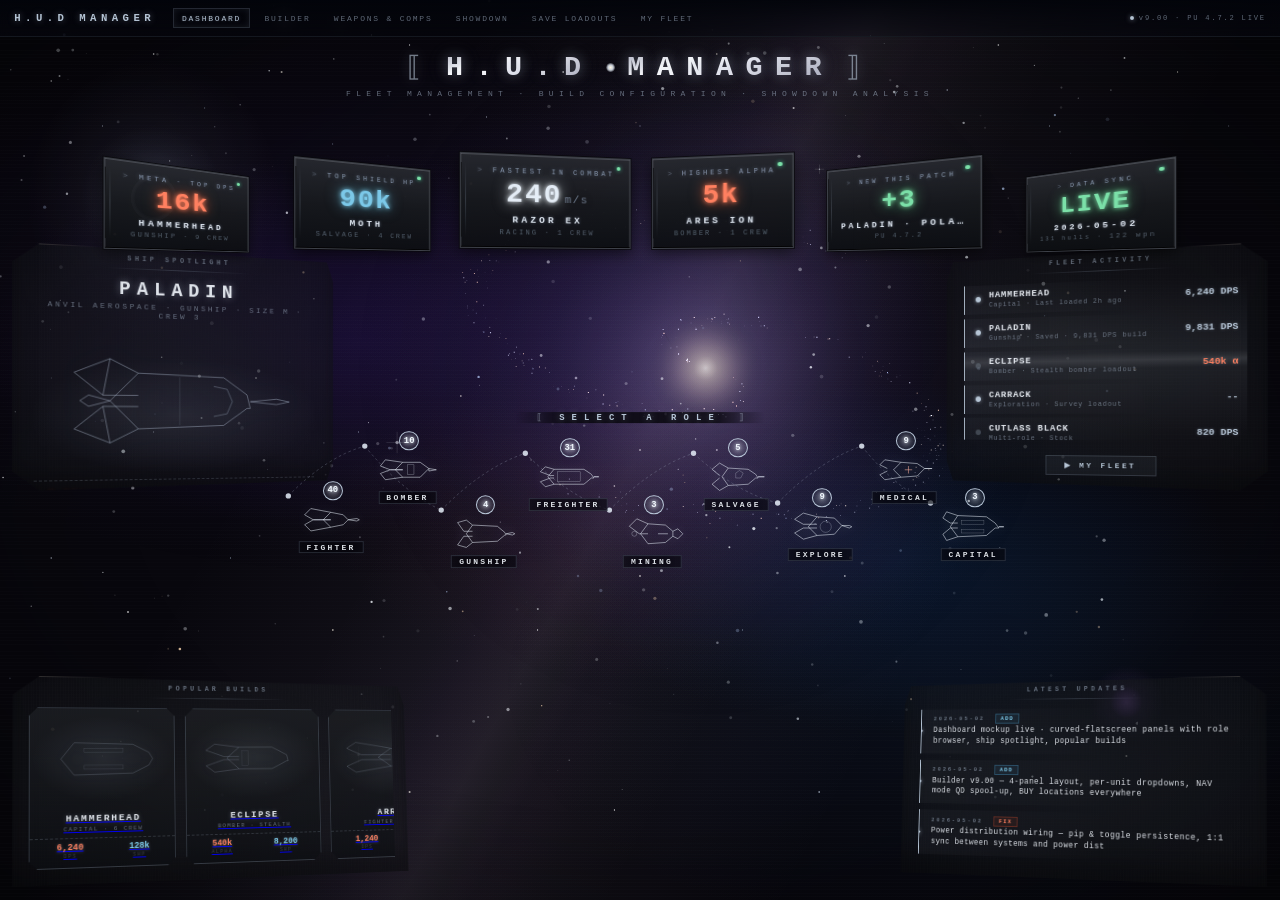
<file: dashboard-mockup.html>
<!DOCTYPE html>
<html lang="en">
<head>
<meta charset="UTF-8">
<meta name="viewport" content="width=device-width,initial-scale=1">
<title>H.U.D MANAGER</title>
<style>
:root{
  --g:rgba(190,205,222,.95);
  --g2:rgba(240,246,252,1);
  --g-d:rgba(170,185,205,.55);
  --g-m:rgba(150,168,190,.22);
  --r:rgba(232,80,48,.92);
  --r-d:rgba(232,80,48,.40);
  --b:rgba(80,180,232,.92);
  --b-d:rgba(80,180,232,.40);
  --w:rgba(232,236,242,.95);
  --w-d:rgba(176,180,196,.55);
  --char:rgba(120,130,145,.42);
  --bg:#08070d;
}
@import url('https://fonts.googleapis.com/css2?family=Share+Tech+Mono&family=Orbitron:wght@500;700;900&display=swap');
*{box-sizing:border-box;margin:0;padding:0;}
body{font-family:'Eurostile','Bahnschrift','Segoe UI Variable',monospace,sans-serif;
  background:var(--bg);color:var(--w);overflow:hidden;height:100vh;
  font-feature-settings:"tnum" 1;}

/* DEEP SPACE BACKGROUND */
body{
  background:
    radial-gradient(circle 70px at 12% 22%,rgba(22,28,38,.38) 0%,rgba(22,28,38,.38) 32%,transparent 33%),
    radial-gradient(circle 70px at 12% 22%,transparent 0%,transparent 30%,rgba(200,212,228,.65) 31%,rgba(200,212,228,.65) 36%,transparent 37%),
    radial-gradient(circle 90px at 12% 22%,rgba(140,155,175,.30) 0%,rgba(90,105,125,.10) 60%,transparent 90%),
    radial-gradient(ellipse 220px 240px at 12% 22%,rgba(200,212,228,.10),transparent 65%),
    radial-gradient(circle 18px at 88% 78%,rgba(140,90,180,.38),rgba(70,38,100,.20) 80%,transparent 100%),
    radial-gradient(ellipse 60px 60px at 88% 78%,rgba(140,90,180,.18),transparent 70%),
    linear-gradient(118deg,
      transparent 0%,transparent 28%,
      rgba(180,160,200,.030) 36%,rgba(220,200,240,.055) 46%,rgba(255,235,210,.038) 54%,rgba(180,160,200,.030) 64%,
      transparent 72%,transparent 100%),
    linear-gradient(118deg,
      transparent 38%,rgba(140,120,180,.045) 46%,rgba(220,200,240,.075) 50%,rgba(140,120,180,.045) 54%,transparent 62%),
    linear-gradient(118deg,
      transparent 44%,rgba(20,8,28,.18) 47%,rgba(20,8,28,.18) 49%,transparent 52%,
      transparent 50%,rgba(20,8,28,.16) 53%,rgba(20,8,28,.16) 55%,transparent 58%),
    radial-gradient(ellipse 50% 35% at 28% 38%,rgba(60,30,140,.22),transparent 60%),
    radial-gradient(ellipse 40% 30% at 70% 62%,rgba(20,80,160,.18),transparent 65%),
    radial-gradient(ellipse 35% 25% at 50% 58%,rgba(140,40,80,.10),transparent 70%),
    var(--bg);}
body::after{content:'';position:fixed;inset:0;z-index:-1;pointer-events:none;
  background-image:
    radial-gradient(2px 2px at 45% 42%,#fff,transparent),
    radial-gradient(1.6px 1.6px at 50% 50%,rgba(255,248,232,.95),transparent),
    radial-gradient(1.8px 1.8px at 55% 56%,#fff,transparent),
    radial-gradient(1.4px 1.4px at 48% 54%,rgba(255,250,240,.94),transparent),
    radial-gradient(2.2px 2.2px at 52% 46%,#fff,transparent),
    radial-gradient(1.6px 1.6px at 56% 50%,rgba(255,250,240,.92),transparent),
    radial-gradient(1.2px 1.2px at 4% 9%,#fff,transparent),
    radial-gradient(1px 1px at 8% 14%,rgba(220,232,250,.85),transparent),
    radial-gradient(1.4px 1.4px at 12% 6%,#fff,transparent),
    radial-gradient(1px 1px at 16% 12%,rgba(190,210,232,.78),transparent),
    radial-gradient(1.6px 1.6px at 22% 8%,rgba(255,248,232,.95),transparent),
    radial-gradient(1px 1px at 26% 16%,rgba(180,200,225,.72),transparent),
    radial-gradient(1.2px 1.2px at 32% 5%,#fff,transparent),
    radial-gradient(1px 1px at 38% 13%,rgba(220,232,250,.82),transparent),
    radial-gradient(1.4px 1.4px at 44% 8%,#fff,transparent),
    radial-gradient(1px 1px at 50% 14%,rgba(200,218,240,.78),transparent),
    radial-gradient(1.2px 1.2px at 56% 6%,rgba(255,250,235,.92),transparent),
    radial-gradient(1.6px 1.6px at 62% 12%,#fff,transparent),
    radial-gradient(1px 1px at 68% 4%,rgba(190,210,232,.80),transparent),
    radial-gradient(1.2px 1.2px at 74% 10%,rgba(220,232,250,.88),transparent),
    radial-gradient(1.4px 1.4px at 78% 5%,#fff,transparent),
    radial-gradient(1px 1px at 82% 14%,rgba(200,218,240,.78),transparent),
    radial-gradient(1.2px 1.2px at 92% 8%,rgba(255,250,235,.94),transparent),
    radial-gradient(1px 1px at 96% 14%,rgba(180,200,225,.72),transparent),
    radial-gradient(1px 1px at 4% 42%,rgba(180,200,225,.74),transparent),
    radial-gradient(1.2px 1.2px at 12% 48%,rgba(220,232,250,.86),transparent),
    radial-gradient(1.6px 1.6px at 20% 42%,#fff,transparent),
    radial-gradient(1px 1px at 28% 48%,rgba(200,218,240,.78),transparent),
    radial-gradient(1.4px 1.4px at 36% 44%,rgba(255,248,232,.94),transparent),
    radial-gradient(1.2px 1.2px at 4% 62%,rgba(220,232,250,.86),transparent),
    radial-gradient(1.6px 1.6px at 10% 68%,#fff,transparent),
    radial-gradient(1px 1px at 18% 62%,rgba(190,210,232,.78),transparent),
    radial-gradient(1.4px 1.4px at 26% 70%,rgba(255,248,232,.92),transparent),
    radial-gradient(1.2px 1.2px at 42% 70%,#fff,transparent),
    radial-gradient(1.6px 1.6px at 50% 64%,rgba(255,250,240,.95),transparent),
    radial-gradient(1px 1px at 58% 70%,rgba(200,218,240,.78),transparent),
    radial-gradient(1.4px 1.4px at 66% 64%,#fff,transparent),
    radial-gradient(1px 1px at 8% 84%,rgba(220,232,250,.84),transparent),
    radial-gradient(1.4px 1.4px at 16% 90%,#fff,transparent),
    radial-gradient(1px 1px at 24% 82%,rgba(190,210,232,.78),transparent),
    radial-gradient(1.6px 1.6px at 32% 88%,rgba(255,250,240,.94),transparent),
    radial-gradient(1.2px 1.2px at 48% 90%,#fff,transparent),
    radial-gradient(1.4px 1.4px at 64% 88%,rgba(220,232,250,.92),transparent),
    radial-gradient(1.6px 1.6px at 88% 84%,rgba(255,250,240,.94),transparent);}

/* NAV */
#nav{position:fixed;top:0;left:0;right:0;z-index:100;height:42px;
  background:linear-gradient(180deg,rgba(2,4,10,.92),rgba(2,4,10,.40));
  backdrop-filter:blur(8px);
  border-bottom:1px solid rgba(180,195,215,.10);
  display:flex;align-items:center;padding:0 16px;gap:6px;}
#logo{font-size:12px;font-weight:700;letter-spacing:5px;color:var(--g);
  text-shadow:0 0 8px rgba(180,195,215,.40);margin-right:14px;white-space:nowrap;}
.nb{font-size:9px;letter-spacing:2px;padding:5px 9px;border:1px solid transparent;
  background:none;color:var(--g-d);cursor:pointer;white-space:nowrap;
  text-decoration:none;display:inline-block;}
.nb.on{color:var(--g);border-color:var(--g-m);
  box-shadow:inset 0 0 8px rgba(180,195,215,.10);
  text-shadow:0 0 4px rgba(180,195,215,.30);}
.nb:hover:not(.on){color:var(--g);border-color:rgba(180,195,215,.10);}
#live-pill{margin-left:auto;display:flex;align-items:center;gap:5px;font-size:8px;
  color:var(--g-d);letter-spacing:2px;white-space:nowrap;}
#ldot{width:5px;height:5px;border-radius:50%;background:var(--g);
  box-shadow:0 0 6px rgba(180,195,215,.65);}

/* SCENE */
#scene{position:fixed;top:42px;left:0;right:0;bottom:0;z-index:5;
  perspective:2400px;perspective-origin:50% 55%;}
#scene::before{content:'';position:absolute;inset:0;pointer-events:none;z-index:1;
  background:
    radial-gradient(ellipse 70% 50% at 30% 30%,rgba(60,30,120,.14),transparent 65%),
    radial-gradient(ellipse 60% 50% at 75% 75%,rgba(20,80,140,.10),transparent 60%),
    radial-gradient(ellipse 80% 80% at 50% 50%,transparent 50%,rgba(0,0,0,.55) 100%);}
#scene::after{content:'';position:absolute;inset:0;pointer-events:none;z-index:2;
  background:repeating-linear-gradient(0deg,transparent 0,transparent 3px,rgba(180,195,215,.012) 3px,rgba(180,195,215,.012) 4px);}

/* TITLE */
#title{position:absolute;top:14px;left:50%;transform:translateX(-50%);z-index:20;
  text-align:center;}
#title-name{font-size:32px;letter-spacing:14px;font-weight:700;color:var(--w);
  text-shadow:0 0 14px rgba(180,195,215,.42),0 0 28px rgba(180,195,215,.18);}
#title-sub{font-size:9px;letter-spacing:6px;color:var(--g-d);margin-top:5px;}
.brk{color:var(--g);opacity:.62;font-weight:300;}

/* TOP STATS — meta highlights, bowed inward like a curved display */
#stats{position:absolute;top:120px;left:50%;transform:translateX(-50%);z-index:18;
  display:flex;align-items:stretch;gap:14px;
  perspective:1800px;transform-style:preserve-3d;
  padding:10px 0;}
.stat{display:flex;flex-direction:column;align-items:center;position:relative;
  padding:14px 18px 12px;min-width:160px;cursor:pointer;text-decoration:none;
  background:linear-gradient(180deg,rgba(38,40,46,.95) 0%,rgba(22,24,28,.95) 50%,rgba(12,14,18,.95) 100%);
  border:1px solid rgba(72,76,84,.70);
  box-shadow:
    0 0 0 1px rgba(8,8,10,.80),
    inset 0 1px 0 rgba(140,144,152,.32),
    inset 0 -1px 0 rgba(0,0,0,.85),
    inset 1px 0 0 rgba(96,100,108,.28),
    inset -1px 0 0 rgba(96,100,108,.28),
    0 6px 16px rgba(0,0,0,.55);
  transform-origin:center center;
  transition:transform .25s,box-shadow .25s,filter .25s;}
/* INNER SCREEN — scanlines + CRT vignette */
.stat::before{content:'';position:absolute;inset:6px;pointer-events:none;z-index:0;
  background:
    repeating-linear-gradient(0deg,transparent 0,transparent 2px,rgba(255,255,255,.020) 2px,rgba(255,255,255,.020) 3px),
    radial-gradient(ellipse 100% 80% at 50% 30%,rgba(60,64,76,.42) 0%,rgba(8,8,10,.85) 100%);
  box-shadow:inset 0 0 28px rgba(0,0,0,.65),inset 0 0 4px rgba(180,200,230,.08);}
/* CORNER MOUNTING BRACKETS */
.stat::after{content:'';position:absolute;inset:5px;pointer-events:none;z-index:1;
  background:
    linear-gradient(to right,rgba(180,200,230,.55) 0,rgba(180,200,230,.55) 9px,transparent 9px) top left/9px 1px no-repeat,
    linear-gradient(to bottom,rgba(180,200,230,.55) 0,rgba(180,200,230,.55) 9px,transparent 9px) top left/1px 9px no-repeat,
    linear-gradient(to left,rgba(180,200,230,.55) 0,rgba(180,200,230,.55) 9px,transparent 9px) top right/9px 1px no-repeat,
    linear-gradient(to bottom,rgba(180,200,230,.55) 0,rgba(180,200,230,.55) 9px,transparent 9px) top right/1px 9px no-repeat,
    linear-gradient(to right,rgba(180,200,230,.55) 0,rgba(180,200,230,.55) 9px,transparent 9px) bottom left/9px 1px no-repeat,
    linear-gradient(to top,rgba(180,200,230,.55) 0,rgba(180,200,230,.55) 9px,transparent 9px) bottom left/1px 9px no-repeat,
    linear-gradient(to left,rgba(180,200,230,.55) 0,rgba(180,200,230,.55) 9px,transparent 9px) bottom right/9px 1px no-repeat,
    linear-gradient(to top,rgba(180,200,230,.55) 0,rgba(180,200,230,.55) 9px,transparent 9px) bottom right/1px 9px no-repeat;}
.stat > *{position:relative;z-index:2;}
.stat:nth-child(1){transform:perspective(1100px) rotateY(45deg) translateZ(-110px);}
.stat:nth-child(2){transform:perspective(1100px) rotateY(28deg) translateZ(-60px);}
.stat:nth-child(3){transform:perspective(1100px) rotateY(10deg) translateZ(-12px);}
.stat:nth-child(4){transform:perspective(1100px) rotateY(-10deg) translateZ(-12px);}
.stat:nth-child(5){transform:perspective(1100px) rotateY(-28deg) translateZ(-60px);}
.stat:nth-child(6){transform:perspective(1100px) rotateY(-45deg) translateZ(-110px);}
.stat:nth-child(1):hover{transform:perspective(1100px) rotateY(45deg) translateZ(-90px) translateY(-3px);}
.stat:nth-child(2):hover{transform:perspective(1100px) rotateY(28deg) translateZ(-40px) translateY(-3px);}
.stat:nth-child(3):hover{transform:perspective(1100px) rotateY(10deg) translateZ(8px) translateY(-3px);}
.stat:nth-child(4):hover{transform:perspective(1100px) rotateY(-10deg) translateZ(8px) translateY(-3px);}
.stat:nth-child(5):hover{transform:perspective(1100px) rotateY(-28deg) translateZ(-40px) translateY(-3px);}
.stat:nth-child(6):hover{transform:perspective(1100px) rotateY(-45deg) translateZ(-90px) translateY(-3px);}
.stat::before,.stat::after{content:'';position:absolute;top:10%;bottom:10%;width:1px;
  background:linear-gradient(to bottom,transparent,var(--g-m),transparent);}
.stat::before{left:0;} .stat::after{right:0;}
.stat:hover{transform:translateY(-3px);
  background:linear-gradient(180deg,rgba(40,42,48,.55),rgba(20,22,26,.30));}
.stat-tag{font-family:'Share Tech Mono','Consolas',monospace;
  font-size:8px;letter-spacing:3.5px;color:rgba(180,200,230,.70);font-weight:400;margin-bottom:6px;
  white-space:nowrap;text-transform:uppercase;
  text-shadow:0 0 6px rgba(180,200,230,.40);}
.stat-tag::before{content:'> ';opacity:.55;}
.stat-v{font-family:'Share Tech Mono','Orbitron','Consolas',monospace;
  font-size:32px;font-weight:700;line-height:1;letter-spacing:2px;color:rgba(232,240,250,.95);
  text-shadow:0 0 6px currentColor,0 0 16px currentColor;
  filter:drop-shadow(0 0 4px rgba(0,0,0,.85));}
.stat-v.r{color:#ff8060;}
.stat-v.b{color:#7bc8e8;}
.stat-v.g{color:#7be0a8;}
.stat-u{font-family:'Share Tech Mono',monospace;font-size:13px;font-weight:400;
  color:rgba(180,200,230,.55);margin-left:3px;letter-spacing:1.5px;
  text-shadow:none;}
.stat-name{font-family:'Share Tech Mono','Consolas',monospace;
  font-size:11px;letter-spacing:3.5px;font-weight:700;color:rgba(232,240,250,.92);margin-top:7px;
  white-space:nowrap;overflow:hidden;text-overflow:ellipsis;max-width:148px;
  text-shadow:0 0 4px rgba(180,200,230,.40);}
.stat-l{font-family:'Share Tech Mono',monospace;
  font-size:8px;letter-spacing:2.5px;color:rgba(140,160,180,.55);margin-top:3px;
  white-space:nowrap;overflow:hidden;text-overflow:ellipsis;max-width:148px;}
/* status LED indicator on each card */
.stat .led{position:absolute;top:9px;right:11px;width:5px;height:5px;border-radius:50%;
  background:#7be0a8;box-shadow:0 0 5px rgba(80,224,168,.85);
  animation:led-blink 1.6s ease-in-out infinite;z-index:3;}
@keyframes led-blink{0%,55%,100%{opacity:1;}65%{opacity:.25;}}

/* PANEL — generic curved-flatscreen card */
.panel{position:absolute;
  background:radial-gradient(ellipse 100% 100% at center,rgba(28,30,34,.62) 0%,rgba(18,20,24,.45) 65%,rgba(10,12,14,.20) 100%),
    repeating-linear-gradient(90deg,transparent 0,transparent 2px,rgba(255,255,255,.010) 2px,rgba(255,255,255,.010) 3px);
  box-shadow:inset 0 1px 0 rgba(220,210,190,.16),inset 0 -22px 28px rgba(0,0,0,.30);
  overflow:hidden;}
.panel-hdr{position:absolute;top:8px;left:50%;transform:translateX(-50%);
  font-size:8px;letter-spacing:4px;color:var(--g-d);font-weight:700;
  white-space:nowrap;z-index:2;}
.panel-hdr::after{content:'';position:absolute;left:-22px;right:-22px;bottom:-8px;height:1px;
  background:linear-gradient(to right,transparent,var(--g-m),transparent);}

/* TOP-LEFT: SPOTLIGHT */
#spotlight{top:230px;left:14px;width:380px;height:280px;z-index:14;
  transform:perspective(1600px) rotateY(14deg);transform-origin:left center;
  clip-path:polygon(0 22px,30px 0,calc(100% - 8px) 6px,100% 30px,100% calc(100% - 30px),calc(100% - 8px) calc(100% - 6px),30px 100%,0 calc(100% - 22px));}
#spotlight-inner{position:absolute;inset:36px 24px 18px;display:flex;flex-direction:column;align-items:center;}
.sl-ship-name{font-size:22px;letter-spacing:7px;font-weight:700;color:var(--w);
  text-shadow:0 0 10px rgba(180,195,215,.45);margin-bottom:2px;text-align:center;}
.sl-meta{font-size:9px;letter-spacing:3px;color:var(--g-d);margin-bottom:14px;text-align:center;}
.sl-img{flex:1;width:100%;background:radial-gradient(ellipse 70% 55% at 50% 60%,rgba(180,195,215,.10),transparent 75%);
  display:flex;align-items:center;justify-content:center;}
.sl-img svg{width:88%;max-height:170px;
  filter:drop-shadow(0 0 12px rgba(180,195,215,.35)) drop-shadow(0 0 28px rgba(180,195,215,.15));}
.sl-stats{display:flex;justify-content:space-around;width:100%;margin-top:10px;
  padding-top:10px;border-top:1px dashed rgba(170,185,205,.20);}
.sl-stat{display:flex;flex-direction:column;align-items:center;gap:2px;}
.sl-stat-v{font-size:14px;font-weight:700;color:var(--g);
  text-shadow:0 0 5px rgba(180,195,215,.32);}
.sl-stat-v.r{color:#ff8060;text-shadow:0 0 5px rgba(232,80,48,.32);}
.sl-stat-v.b{color:#7bc8e8;text-shadow:0 0 5px rgba(80,180,232,.32);}
.sl-stat-l{font-size:7px;letter-spacing:2px;color:var(--char);}
.sl-go{margin-top:14px;font-family:inherit;font-size:9px;letter-spacing:3px;font-weight:700;
  color:var(--g);background:rgba(180,195,215,.06);
  border:1px solid var(--g-m);padding:7px 22px;cursor:pointer;
  transition:background .15s,border-color .15s,box-shadow .15s,color .15s;}
.sl-go:hover{background:rgba(180,195,215,.16);border-color:var(--g);color:var(--g2);
  box-shadow:0 0 12px rgba(180,195,215,.30);}

/* TOP-RIGHT: FLEET ACTIVITY */
#fleet{top:230px;right:14px;width:380px;height:280px;z-index:14;
  transform:perspective(1600px) rotateY(-14deg);transform-origin:right center;
  clip-path:polygon(8px 6px,calc(100% - 30px) 0,100% 22px,100% calc(100% - 22px),calc(100% - 30px) 100%,8px calc(100% - 6px),0 calc(100% - 30px),0 30px);}
#fleet-inner{position:absolute;inset:36px 22px 56px;overflow-y:auto;display:flex;flex-direction:column;gap:5px;}
#fleet-inner::-webkit-scrollbar{width:0;}
.fl-row{display:flex;align-items:center;gap:10px;padding:6px 10px 7px 14px;position:relative;
  background:linear-gradient(90deg,rgba(180,195,215,.04),transparent 70%);
  border-left:2px solid var(--g);
  cursor:pointer;transition:background .15s,border-color .15s;}
.fl-row:hover{background:linear-gradient(90deg,rgba(180,195,215,.10),transparent 70%);}
.fl-dot{width:7px;height:7px;border-radius:50%;background:var(--g);
  box-shadow:0 0 5px rgba(180,195,215,.65);flex-shrink:0;}
.fl-dot.off{background:var(--char);box-shadow:none;}
.fl-info{flex:1;min-width:0;}
.fl-nm{font-size:11px;font-weight:700;letter-spacing:1px;color:var(--w);
  text-shadow:0 0 4px rgba(180,195,215,.20);}
.fl-meta{font-size:8px;letter-spacing:1px;color:var(--g-d);margin-top:1px;
  white-space:nowrap;overflow:hidden;text-overflow:ellipsis;}
.fl-dps{font-size:11px;font-weight:700;color:var(--g);
  text-shadow:0 0 4px rgba(180,195,215,.30);}
.fl-dps.r{color:#ff8060;}
.fl-go{position:absolute;left:50%;bottom:14px;transform:translateX(-50%);
  font-family:inherit;font-size:9px;letter-spacing:3px;font-weight:700;
  color:var(--g);background:rgba(180,195,215,.06);
  border:1px solid var(--g-m);padding:6px 22px;cursor:pointer;
  text-decoration:none;
  transition:background .15s,border-color .15s,box-shadow .15s,color .15s;}
.fl-go:hover{background:rgba(180,195,215,.16);border-color:var(--g);color:var(--g2);
  box-shadow:0 0 12px rgba(180,195,215,.30);}

/* CENTER: ROLE CONSTELLATION (organic curve of ship-silhouette nodes) */
#role-const{position:absolute;top:54%;left:50%;transform:translate(-50%,-50%);
  width:860px;height:200px;z-index:15;pointer-events:none;}
#rc-lines{position:absolute;inset:0;width:100%;height:100%;pointer-events:none;z-index:0;}
.rc-hdr{position:absolute;top:-2px;left:50%;transform:translateX(-50%);
  font-size:10px;letter-spacing:8px;font-weight:700;color:var(--g);
  text-shadow:0 0 8px rgba(180,195,215,.55);white-space:nowrap;z-index:5;
  padding:0 18px;background:linear-gradient(90deg,transparent,rgba(8,7,13,.85) 20%,rgba(8,7,13,.85) 80%,transparent);}
.rc-hdr .brk{color:var(--g);opacity:.62;font-weight:300;letter-spacing:0;margin:0 6px;}
.rnode{position:absolute;width:96px;height:70px;
  display:flex;flex-direction:column;align-items:center;justify-content:center;gap:3px;
  text-decoration:none;cursor:pointer;pointer-events:auto;z-index:3;
  transition:transform .25s ease;}
.rnode svg{width:72px;height:42px;
  filter:drop-shadow(0 0 6px rgba(180,195,215,.45));
  transition:filter .25s,transform .25s;}
.rnode .rn-nm{font-size:9px;letter-spacing:2.5px;font-weight:700;color:var(--w);
  text-shadow:0 0 5px rgba(0,0,0,.85);
  padding:1px 8px;border:1px solid var(--g-m);
  background:rgba(8,7,13,.62);
  transition:border-color .25s,color .25s,box-shadow .25s;}
.rnode:hover{transform:scale(1.18);}
.rnode:hover svg{filter:drop-shadow(0 0 14px rgba(230,238,248,.85)) drop-shadow(0 0 28px rgba(180,195,215,.40));}
.rnode:hover .rn-nm{color:var(--g2);border-color:var(--g);
  box-shadow:0 0 12px rgba(180,195,215,.30) inset;}
.rn-cnt-pulse{position:absolute;width:22px;height:22px;
  display:flex;align-items:center;justify-content:center;
  font-size:10px;font-weight:700;color:var(--g2);
  background:radial-gradient(circle,rgba(230,238,248,.32),rgba(180,195,215,.10) 70%,transparent);
  border:1px solid var(--g);border-radius:50%;
  text-shadow:0 0 4px rgba(230,238,248,.85);
  transform:translate(-50%,-50%);margin-left:50px;margin-top:-6px;
  pointer-events:none;z-index:4;
  animation:rn-pulse 3.2s ease-in-out infinite;
  animation-delay:calc(var(--n,0) * 0.32s);}
@keyframes rn-pulse{
  0%,100%{box-shadow:0 0 6px rgba(180,195,215,.30);}
  50%{box-shadow:0 0 14px rgba(230,238,248,.65),0 0 22px rgba(180,195,215,.30);}
}

/* BOTTOM-LEFT: POPULAR BUILDS */
#popular{bottom:14px;left:14px;width:480px;height:240px;z-index:14;
  transform:perspective(1600px) rotateY(14deg) rotateX(4deg);transform-origin:left bottom;
  clip-path:polygon(0 22px,30px 0,calc(100% - 8px) 6px,100% 30px,100% 100%,0 100%);}
#popular-inner{position:absolute;inset:36px 18px 18px;display:flex;gap:12px;
  overflow-x:auto;overflow-y:hidden;}
#popular-inner::-webkit-scrollbar{height:0;}
.pop{flex:0 0 168px;height:100%;cursor:pointer;
  background:linear-gradient(180deg,rgba(28,30,34,.78),rgba(12,14,18,.62));
  border:1px solid var(--g-m);
  display:flex;flex-direction:column;
  clip-path:polygon(10px 0,calc(100% - 10px) 0,100% 10px,100% calc(100% - 10px),calc(100% - 10px) 100%,10px 100%,0 calc(100% - 10px),0 10px);
  transition:transform .15s,border-color .15s;
  position:relative;}
.pop:hover{border-color:var(--g);transform:translateY(-3px);}
.pop-img{flex:1;display:flex;align-items:center;justify-content:center;
  background:radial-gradient(ellipse 70% 60% at 50% 50%,rgba(180,195,215,.10),transparent 70%);
  padding:8px;}
.pop-img svg{width:90%;max-height:90px;
  filter:drop-shadow(0 0 6px rgba(180,195,215,.30));}
.pop-name{font-size:11px;font-weight:700;letter-spacing:2px;color:var(--w);
  text-align:center;padding:4px 6px 2px;
  text-shadow:0 0 6px rgba(180,195,215,.30);}
.pop-meta{font-size:7px;letter-spacing:1.5px;color:var(--g-d);text-align:center;padding-bottom:6px;}
.pop-stats{display:flex;justify-content:space-around;padding:5px 4px 9px;
  border-top:1px dashed rgba(170,185,205,.20);}
.pop-stat{display:flex;flex-direction:column;align-items:center;}
.pop-stat-v{font-size:10px;font-weight:700;color:var(--g);text-shadow:0 0 4px rgba(180,195,215,.32);}
.pop-stat-v.r{color:#ff8060;}
.pop-stat-v.b{color:#7bc8e8;}
.pop-stat-l{font-size:6px;letter-spacing:1.5px;color:var(--char);margin-top:1px;}

/* BOTTOM-RIGHT: PATCH NOTES FEED */
#updates{bottom:14px;right:14px;width:440px;height:240px;z-index:14;
  transform:perspective(1600px) rotateY(-14deg) rotateX(4deg);transform-origin:right bottom;
  clip-path:polygon(8px 6px,calc(100% - 30px) 0,100% 22px,100% 100%,0 100%,0 30px);}
#updates-inner{position:absolute;inset:36px 22px 16px;overflow:hidden;
  display:flex;flex-direction:column;gap:8px;}
.upd{position:relative;padding:6px 10px 8px 16px;
  background:linear-gradient(90deg,rgba(180,195,215,.04),transparent 60%);
  border-left:2px solid var(--g);}
.upd::before{content:'';position:absolute;left:-2px;top:50%;width:6px;height:6px;
  background:var(--g);transform:translate(-50%,-50%) rotate(45deg);
  box-shadow:0 0 6px rgba(180,195,215,.55);}
.upd-date{font-size:7px;letter-spacing:2.5px;color:var(--g-d);font-weight:700;
  margin-bottom:2px;}
.upd-tag{display:inline-block;padding:1px 6px;font-size:7px;letter-spacing:1.5px;
  color:var(--g);background:rgba(180,195,215,.08);
  border:1px solid var(--g-m);margin-left:6px;}
.upd-tag.fix{color:#ff8060;border-color:rgba(232,80,48,.30);background:rgba(232,80,48,.08);}
.upd-tag.add{color:#7bc8e8;border-color:rgba(80,180,232,.30);background:rgba(80,180,232,.08);}
.upd-txt{font-size:9.5px;letter-spacing:.5px;color:var(--w);line-height:1.4;}


/* ===== HUD SCREEN POP-FORWARD ON HOVER =====
   The 4 corner panels are tilted inward like cockpit displays.
   On hover they flatten toward the viewer and float forward in 3D. */
#spotlight, #fleet, #popular, #updates{
  transition: transform .35s cubic-bezier(.2,.9,.3,1.15),
              box-shadow .35s ease,
              filter .35s ease,
              z-index 0s linear .35s;
  will-change: transform;}
#spotlight:hover, #fleet:hover, #popular:hover, #updates:hover{
  z-index: 30;
  filter: drop-shadow(0 18px 36px rgba(0,0,0,.65))
          drop-shadow(0 0 24px rgba(180,200,235,.30));
  transition: transform .35s cubic-bezier(.2,.9,.3,1.15),
              box-shadow .35s ease,
              filter .35s ease,
              z-index 0s linear 0s;}
#spotlight:hover{transform: perspective(1600px) rotateY(0deg) translateZ(70px) scale(1.025);}
#fleet:hover{transform: perspective(1600px) rotateY(0deg) translateZ(70px) scale(1.025);}
#popular:hover{transform: perspective(1600px) rotateY(0deg) rotateX(0deg) translateZ(70px) scale(1.025);}
#updates:hover{transform: perspective(1600px) rotateY(0deg) rotateX(0deg) translateZ(70px) scale(1.025);}

/* COMET tail + stars + saturn already in body bg */

/* CARD LOAD-IN ANIMATION */
@keyframes card-in{
  0%{opacity:0;transform:translateY(18px) scale(.96);filter:blur(8px);}
  60%{opacity:.85;filter:blur(0);}
  100%{opacity:1;transform:none;filter:blur(0);}
}

/* ===== AMBIENT MOTION ===== */
/* Stars twinkle */
@keyframes twinkle{0%,100%{opacity:.85;}50%{opacity:.32;}}
body::after{animation:twinkle 6s ease-in-out infinite;}

/* Saturn very slow rotation */
@keyframes sat-spin{from{transform:rotate(0);}to{transform:rotate(360deg);}}
body{background-attachment:fixed;}

/* Cockpit scanline drift */
@keyframes scan-drift{0%{background-position:0 0;}100%{background-position:0 60px;}}
#scene::after{animation:scan-drift 8s linear infinite;}

/* Panel border glow sweep — gold edge slides around the clip-path */
@keyframes panel-sweep{
  0%,100%{box-shadow:inset 0 1px 0 rgba(220,210,190,.16),inset 0 -22px 28px rgba(0,0,0,.30);}
  50%{box-shadow:inset 0 1px 0 rgba(230,238,248,.55),inset 0 -22px 28px rgba(0,0,0,.30),inset 12px 0 28px rgba(180,195,215,.10),inset -12px 0 28px rgba(180,195,215,.10);}
}
.panel{animation:panel-sweep 9s ease-in-out infinite;}
#fleet{animation-delay:-1.5s;}
#popular{animation-delay:-3.5s;}
#updates{animation-delay:-5s;}

/* Title chrome shimmer */
@keyframes title-shimmer{
  0%,100%{text-shadow:0 0 14px rgba(180,195,215,.42),0 0 28px rgba(180,195,215,.18);}
  50%{text-shadow:0 0 22px rgba(230,238,248,.65),0 0 44px rgba(180,195,215,.30);}
}
#title-name{animation:title-shimmer 5s ease-in-out infinite;animation-delay:1.6s;
  display:inline-flex;align-items:center;justify-content:center;gap:14px;white-space:nowrap;}

/* Title FLY-IN — H.U.D from the left, MANAGER from the right, impact in the middle */
@keyframes fly-in-left{
  0%{opacity:0;transform:translateX(-120vw) scale(2.6) skewX(-22deg);filter:blur(14px);}
  55%{opacity:1;transform:translateX(20px) scale(1.15) skewX(-4deg);filter:blur(2px);}
  72%{transform:translateX(-12px) scale(.96) skewX(2deg);filter:blur(0);}
  85%{transform:translateX(6px) scale(1.04);}
  100%{opacity:1;transform:translateX(0) scale(1) skewX(0);filter:blur(0);}
}
@keyframes fly-in-right{
  0%{opacity:0;transform:translateX(120vw) scale(2.6) skewX(22deg);filter:blur(14px);}
  55%{opacity:1;transform:translateX(-20px) scale(1.15) skewX(4deg);filter:blur(2px);}
  72%{transform:translateX(12px) scale(.96) skewX(-2deg);filter:blur(0);}
  85%{transform:translateX(-6px) scale(1.04);}
  100%{opacity:1;transform:translateX(0) scale(1) skewX(0);filter:blur(0);}
}
@keyframes fly-impact{
  0%,55%{opacity:0;transform:scale(0);}
  62%{opacity:1;transform:scale(1.4);box-shadow:0 0 0 0 rgba(230,238,248,.85);}
  78%{opacity:.7;transform:scale(2.6);box-shadow:0 0 80px 30px rgba(230,238,248,.0);}
  100%{opacity:0;transform:scale(3);}
}
@keyframes brk-fade{
  0%,55%{opacity:0;transform:scale(.3);}
  72%{opacity:.62;transform:scale(1.2);}
  100%{opacity:.62;transform:scale(1);}
}
.ti-l{display:inline-block;
  background:linear-gradient(155deg,#b0b0c0,#fff,#e8e8f0,#c4c4d0,#a0a0b4);
  -webkit-background-clip:text;-webkit-text-fill-color:transparent;background-clip:text;
  animation:fly-in-left 1.4s cubic-bezier(.18,1.55,.32,1.04) backwards;}
.ti-r{display:inline-block;
  background:linear-gradient(155deg,#b0b0c0,#fff,#e8e8f0,#c4c4d0,#a0a0b4);
  -webkit-background-clip:text;-webkit-text-fill-color:transparent;background-clip:text;
  animation:fly-in-right 1.4s cubic-bezier(.18,1.55,.32,1.04) backwards;}
.ti-impact{display:inline-block;width:10px;height:10px;border-radius:50%;
  background:radial-gradient(circle,rgba(255,250,232,1),rgba(230,238,248,.85) 40%,rgba(180,195,215,0) 80%);
  animation:fly-impact 1.6s ease-out backwards;animation-delay:0s;
  position:relative;flex-shrink:0;}
.ti-brk-l,.ti-brk-r{color:var(--g);opacity:.62;font-weight:300;
  animation:brk-fade 1.5s ease-out backwards;}

/* Stats — pulsing accent on top values */
@keyframes stat-glow{
  0%,100%{filter:none;}
  50%{filter:brightness(1.18);}
}
.stat-v{animation:stat-glow 4s ease-in-out infinite;}
.stat:nth-child(1) .stat-v{animation-delay:-0.5s;}
.stat:nth-child(2) .stat-v{animation-delay:-1s;}
.stat:nth-child(3) .stat-v{animation-delay:-1.5s;}
.stat:nth-child(4) .stat-v{animation-delay:-2s;}
.stat:nth-child(5) .stat-v{animation-delay:-2.5s;}
.stat:nth-child(6) .stat-v{animation-delay:-3s;}

/* Constellation lines — pulsing dashed travel */
@keyframes line-flow{from{stroke-dashoffset:0;}to{stroke-dashoffset:-24;}}
#rc-lines path{animation:line-flow 1.2s linear infinite;}
@keyframes line-glow{
  0%,100%{filter:drop-shadow(0 0 0 transparent);}
  50%{filter:drop-shadow(0 0 6px rgba(180,195,215,.65));}
}
#rc-lines{animation:line-glow 4s ease-in-out infinite;}

/* Constellation node SVG slow pulse */
@keyframes node-breath{
  0%,100%{filter:drop-shadow(0 0 6px rgba(180,195,215,.45));}
  50%{filter:drop-shadow(0 0 12px rgba(230,238,248,.75));}
}
.rnode svg{animation:node-breath 3s ease-in-out infinite;}
.rnode:nth-child(2) svg{animation-delay:-0.3s;}
.rnode:nth-child(3) svg{animation-delay:-0.6s;}
.rnode:nth-child(4) svg{animation-delay:-0.9s;}
.rnode:nth-child(5) svg{animation-delay:-1.2s;}
.rnode:nth-child(6) svg{animation-delay:-1.5s;}
.rnode:nth-child(7) svg{animation-delay:-1.8s;}
.rnode:nth-child(8) svg{animation-delay:-2.1s;}
.rnode:nth-child(9) svg{animation-delay:-2.4s;}
.rnode:nth-child(10) svg{animation-delay:-2.7s;}

/* Fleet rows — subtle scan highlight that travels down the list */
@keyframes fleet-scan{
  0%{background-position:0 -100%;}
  100%{background-position:0 200%;}
}
#fleet-inner::before{content:'';position:absolute;left:0;right:0;top:0;height:100%;
  background:linear-gradient(180deg,transparent,rgba(180,195,215,.08) 45%,rgba(230,238,248,.16) 50%,rgba(180,195,215,.08) 55%,transparent);
  pointer-events:none;
  animation:fleet-scan 6s linear infinite;}

/* Updates — latest entry has a hot pulse */
@keyframes upd-hot{
  0%,100%{box-shadow:none;border-left-color:var(--g);}
  50%{box-shadow:0 0 14px rgba(230,238,248,.30);border-left-color:var(--g2);}
}
.upd:first-child{animation:upd-hot 2.5s ease-in-out infinite;}

/* Live dot blink */
@keyframes live-blink{
  0%,55%,100%{box-shadow:0 0 6px rgba(180,195,215,.65);opacity:1;}
  60%{opacity:.4;}
}
#ldot{animation:live-blink 2s ease-in-out infinite;}

/* Spotlight ship slow rotation (wireframe drifts) */
@keyframes ship-drift{
  0%,100%{transform:rotateY(0) rotateZ(0);}
  50%{transform:rotateY(8deg) rotateZ(-1deg);}
}
.sl-img svg,.pop-img svg{transform-origin:center;animation:ship-drift 8s ease-in-out infinite;}

/* Spotlight ship name letter-spacing breathe */
@keyframes name-breathe{
  0%,100%{letter-spacing:7px;}
  50%{letter-spacing:9px;}
}
.sl-ship-name{animation:name-breathe 6s ease-in-out infinite;}

/* Number count-up — handled in JS, hint via CSS */
.count-up{display:inline-block;}
@keyframes card-in-keep{
  0%{opacity:0;transform:perspective(1600px) rotateY(14deg) translateY(28px) scale(.96);filter:blur(10px);}
  100%{opacity:1;transform:perspective(1600px) rotateY(14deg) translateY(0) scale(1);filter:blur(0);}
}
@keyframes card-in-keep-r{
  0%{opacity:0;transform:perspective(1600px) rotateY(-14deg) translateY(28px) scale(.96);filter:blur(10px);}
  100%{opacity:1;transform:perspective(1600px) rotateY(-14deg) translateY(0) scale(1);filter:blur(0);}
}
@keyframes card-in-bottom-l{
  0%{opacity:0;transform:perspective(1600px) rotateY(14deg) rotateX(4deg) translateY(28px) scale(.96);filter:blur(10px);}
  100%{opacity:1;transform:perspective(1600px) rotateY(14deg) rotateX(4deg) translateY(0) scale(1);filter:blur(0);}
}
@keyframes card-in-bottom-r{
  0%{opacity:0;transform:perspective(1600px) rotateY(-14deg) rotateX(4deg) translateY(28px) scale(.96);filter:blur(10px);}
  100%{opacity:1;transform:perspective(1600px) rotateY(-14deg) rotateX(4deg) translateY(0) scale(1);filter:blur(0);}
}
#title,#stats,#role-const,.rnode,.pop,.upd,.fl-row,.stat{
  animation:card-in .55s cubic-bezier(.22,1.1,.42,1) backwards;
  animation-delay:var(--delay,0ms);}
#spotlight{animation:card-in-keep .7s cubic-bezier(.22,1.1,.42,1) backwards;animation-delay:140ms;}
#fleet{animation:card-in-keep-r .7s cubic-bezier(.22,1.1,.42,1) backwards;animation-delay:180ms;}
#popular{animation:card-in-bottom-l .7s cubic-bezier(.22,1.1,.42,1) backwards;animation-delay:240ms;}
#updates{animation:card-in-bottom-r .7s cubic-bezier(.22,1.1,.42,1) backwards;animation-delay:280ms;}
</style>
</head>
<body>

<canvas id="starfield" style="position:fixed;inset:0;z-index:0;pointer-events:none;"></canvas>

<div id="nav">
  <div id="logo">H.U.D MANAGER</div>
  <a href="/" class="nb on">DASHBOARD</a>
  <a href="builder.html" class="nb">BUILDER</a>
  <a href="#" class="nb">WEAPONS &amp; COMPS</a>
  <a href="#" class="nb">SHOWDOWN</a>
  <a href="#" class="nb">SAVE LOADOUTS</a>
  <a href="#" class="nb">MY FLEET</a>
  <div id="live-pill"><div id="ldot"></div>v9.00 · PU 4.7.2 LIVE</div>
</div>

<div id="scene">

  <div id="title">
    <div id="title-name">
      <span class="ti-brk-l">⟦</span><span class="ti-l">H.U.D</span><span class="ti-impact"></span><span class="ti-r">MANAGER</span><span class="ti-brk-r">⟧</span>
    </div>
    <div id="title-sub">FLEET MANAGEMENT · BUILD CONFIGURATION · SHOWDOWN ANALYSIS</div>
  </div>

  <div id="stats">
    <a href="builder.html?ship=Hammerhead" class="stat top"><span class="led"></span>
      <div class="stat-tag">META · TOP DPS</div>
      <div class="stat-v r">6,240</div>
      <div class="stat-name">HAMMERHEAD</div>
      <div class="stat-l">CAPITAL · 6 CREW</div>
    </a>
    <a href="builder.html?ship=Polaris" class="stat top"><span class="led"></span>
      <div class="stat-tag">TOP SHIELD HP</div>
      <div class="stat-v b">320k</div>
      <div class="stat-name">POLARIS</div>
      <div class="stat-l">CORVETTE · 4 CREW</div>
    </a>
    <a href="builder.html?ship=Arrow" class="stat top"><span class="led"></span>
      <div class="stat-tag">FASTEST IN COMBAT</div>
      <div class="stat-v">220<span class="stat-u">m/s</span></div>
      <div class="stat-name">ARROW</div>
      <div class="stat-l">LIGHT FIGHTER</div>
    </a>
    <a href="builder.html?ship=Eclipse" class="stat top"><span class="led"></span>
      <div class="stat-tag">HIGHEST ALPHA</div>
      <div class="stat-v r">540k</div>
      <div class="stat-name">ECLIPSE</div>
      <div class="stat-l">BOMBER · STEALTH</div>
    </a>
    <div class="stat top"><span class="led"></span>
      <div class="stat-tag">NEW THIS PATCH</div>
      <div class="stat-v g">+3</div>
      <div class="stat-name">PALADIN · POLARIS · A2</div>
      <div class="stat-l">PU 4.7.2</div>
    </div>
    <div class="stat top"><span class="led"></span>
      <div class="stat-tag">DATA SYNC</div>
      <div class="stat-v g">LIVE</div>
      <div class="stat-name">2026-05-02</div>
      <div class="stat-l">131 hulls · 122 wpn · 15 racks</div>
    </div>
  </div>

  <!-- SPOTLIGHT (top-left) -->
  <div class="panel" id="spotlight">
    <div class="panel-hdr">SHIP SPOTLIGHT</div>
    <div id="spotlight-inner">
      <div class="sl-ship-name">PALADIN</div>
      <div class="sl-meta">ANVIL AEROSPACE · GUNSHIP · SIZE M · CREW 3</div>
      <div class="sl-img">
        <svg viewBox="0 0 360 200" fill="none" stroke="rgba(180,195,215,.62)" stroke-width="1" stroke-linejoin="round">
          <path d="M 80 100 L 120 60 L 245 65 L 280 90 L 285 110 L 280 110 L 245 135 L 120 140 Z"/>
          <path d="M 120 60 L 80 40 L 30 60 L 70 92 L 120 92"/><path d="M 80 40 L 70 92"/>
          <path d="M 120 140 L 80 160 L 30 140 L 70 108 L 120 108"/><path d="M 80 160 L 70 108"/>
          <path d="M 285 100 L 325 96 L 345 100 L 325 104 L 285 100"/>
          <path d="M 80 100 L 50 92 L 38 100 L 50 108 Z"/>
          <path d="M 230 78 L 250 82 L 258 100 L 250 118 L 230 122" stroke-opacity=".75"/>
          <line x1="180" y1="65" x2="180" y2="135" stroke-opacity=".30"/>
        </svg>
      </div>
      <div class="sl-stats">
        <div class="sl-stat"><div class="sl-stat-v r">9,831</div><div class="sl-stat-l">DPS</div></div>
        <div class="sl-stat"><div class="sl-stat-v b">18,000</div><div class="sl-stat-l">SHIELD HP</div></div>
        <div class="sl-stat"><div class="sl-stat-v">32</div><div class="sl-stat-l">PWR</div></div>
        <div class="sl-stat"><div class="sl-stat-v">165</div><div class="sl-stat-l">SCM m/s</div></div>
        <div class="sl-stat"><div class="sl-stat-v">3</div><div class="sl-stat-l">CREW</div></div>
      </div>
      <a href="builder.html?ship=Paladin" class="sl-go">▶ OPEN IN BUILDER</a>
    </div>
  </div>

  <!-- TOP-RIGHT: FLEET ACTIVITY -->
  <div class="panel" id="fleet">
    <div class="panel-hdr">FLEET ACTIVITY</div>
    <div id="fleet-inner">
      <div class="fl-row"><div class="fl-dot"></div><div class="fl-info"><div class="fl-nm">HAMMERHEAD</div><div class="fl-meta">Capital · Last loaded 2h ago</div></div><div class="fl-dps">6,240 DPS</div></div>
      <div class="fl-row"><div class="fl-dot"></div><div class="fl-info"><div class="fl-nm">PALADIN</div><div class="fl-meta">Gunship · Saved · 9,831 DPS build</div></div><div class="fl-dps">9,831 DPS</div></div>
      <div class="fl-row"><div class="fl-dot off"></div><div class="fl-info"><div class="fl-nm">ECLIPSE</div><div class="fl-meta">Bomber · Stealth bomber loadout</div></div><div class="fl-dps r">540k α</div></div>
      <div class="fl-row"><div class="fl-dot"></div><div class="fl-info"><div class="fl-nm">CARRACK</div><div class="fl-meta">Exploration · Survey loadout</div></div><div class="fl-dps">--</div></div>
      <div class="fl-row"><div class="fl-dot off"></div><div class="fl-info"><div class="fl-nm">CUTLASS BLACK</div><div class="fl-meta">Multi-role · Stock</div></div><div class="fl-dps">820 DPS</div></div>
      <div class="fl-row"><div class="fl-dot"></div><div class="fl-info"><div class="fl-nm">ARROW</div><div class="fl-meta">Light Fighter · Meta build</div></div><div class="fl-dps">1,240 DPS</div></div>
    </div>
    <a href="#" class="fl-go">▶ MY FLEET</a>
  </div>

  <!-- CENTER: ROLE CONSTELLATION (organic node layout with ship silhouettes) -->
  <div id="role-const">
    <svg id="rc-lines" viewBox="0 0 860 200" preserveAspectRatio="none"></svg>
    <div class="rc-hdr"><span class="brk">⟦</span> SELECT A ROLE <span class="brk">⟧</span></div>
    <a href="builder.html" class="rnode" style="left:4%;top:46%">
      <svg viewBox="0 0 100 60"><path d="M 38 30 L 50 18 L 70 22 L 78 30 L 70 38 L 50 42 Z M 50 18 L 18 12 L 8 22 L 22 30 L 50 30 M 50 42 L 18 48 L 8 38 L 22 30 L 50 30 M 78 30 L 92 28 L 96 30 L 92 32 Z" fill="none" stroke="rgba(230,238,248,.85)" stroke-width="1"/></svg>
      <div class="rn-nm">FIGHTER</div>
    </a>
    <a href="builder.html" class="rnode" style="left:14%;top:18%">
      <svg viewBox="0 0 100 60"><path d="M 30 30 L 42 18 L 70 18 L 84 28 L 70 42 L 42 42 Z M 42 18 L 14 14 L 6 24 L 22 30 L 42 30 M 42 42 L 14 46 L 6 36 L 22 30 L 42 30 M 84 28 L 96 30 L 84 32 Z" fill="none" stroke="rgba(230,238,248,.85)" stroke-width="1"/><rect x="50" y="22" width="10" height="16" fill="none" stroke="rgba(230,238,248,.55)" stroke-width="0.7"/></svg>
      <div class="rn-nm">BOMBER</div>
    </a>
    <a href="builder.html" class="rnode" style="left:24%;top:54%">
      <svg viewBox="0 0 100 60"><path d="M 22 30 L 32 16 L 72 18 L 84 28 L 86 32 L 84 32 L 72 42 L 32 44 Z M 32 16 L 22 8 L 8 12 L 18 26 L 32 26 M 32 44 L 22 52 L 8 48 L 18 34 L 32 34 M 86 30 L 96 28 L 100 30 L 96 32 Z" fill="none" stroke="rgba(230,238,248,.85)" stroke-width="1"/></svg>
      <div class="rn-nm">GUNSHIP</div>
    </a>
    <a href="builder.html" class="rnode" style="left:35%;top:22%">
      <svg viewBox="0 0 100 60"><path d="M 18 30 L 28 18 L 76 18 L 88 26 L 92 32 L 88 32 L 76 42 L 28 42 Z M 28 18 L 14 14 L 6 22 L 22 28 L 28 28 M 28 42 L 14 46 L 6 38 L 22 32 L 28 32 M 92 30 L 96 30 L 100 30 L 96 30 Z" fill="none" stroke="rgba(230,238,248,.85)" stroke-width="1"/><rect x="34" y="22" width="36" height="16" fill="none" stroke="rgba(230,238,248,.55)" stroke-width="0.7"/></svg>
      <div class="rn-nm">FREIGHTER</div>
    </a>
    <a href="builder.html" class="rnode" style="left:46%;top:54%">
      <svg viewBox="0 0 100 60"><path d="M 32 30 L 44 14 L 72 16 L 84 26 L 84 34 L 72 44 L 44 46 Z M 44 14 L 26 6 L 14 18 L 30 30 L 44 30 M 84 26 L 92 22 L 100 30 L 92 38 L 84 34 M 60 30 L 76 30" fill="none" stroke="rgba(230,238,248,.85)" stroke-width="1"/><circle cx="22" cy="30" r="4" fill="none" stroke="rgba(230,238,248,.65)" stroke-width="0.7"/></svg>
      <div class="rn-nm">MINING</div>
    </a>
    <a href="builder.html" class="rnode" style="left:57%;top:22%">
      <svg viewBox="0 0 100 60"><path d="M 28 30 L 38 16 L 70 18 L 82 26 L 86 32 L 82 32 L 70 42 L 38 44 Z M 38 16 L 24 8 L 12 18 L 24 28 M 38 44 L 24 52 L 12 42 L 24 32 M 86 30 L 96 30 Z" fill="none" stroke="rgba(230,238,248,.85)" stroke-width="1"/><path d="M 50 24 L 56 20 L 62 24 L 58 32 L 50 32 Z" fill="none" stroke="rgba(230,238,248,.55)" stroke-width="0.7"/></svg>
      <div class="rn-nm">SALVAGE</div>
    </a>
    <a href="builder.html" class="rnode" style="left:68%;top:50%">
      <svg viewBox="0 0 100 60"><path d="M 30 30 L 44 14 L 72 16 L 84 28 L 72 42 L 44 44 Z M 44 14 L 22 8 L 8 18 L 22 26 L 44 26 M 44 44 L 22 50 L 8 40 L 22 32 L 44 32 M 84 28 L 96 28 L 100 30 L 96 32 Z" fill="none" stroke="rgba(230,238,248,.85)" stroke-width="1"/><circle cx="58" cy="30" r="9" fill="none" stroke="rgba(230,238,248,.65)" stroke-width="0.6"/></svg>
      <div class="rn-nm">EXPLORE</div>
    </a>
    <a href="builder.html" class="rnode" style="left:79%;top:18%">
      <svg viewBox="0 0 100 60"><path d="M 32 30 L 44 18 L 70 20 L 82 28 L 70 40 L 44 42 Z M 44 18 L 18 14 L 10 22 L 22 28 M 44 42 L 18 46 L 10 38 L 22 32 M 82 28 L 94 28 Z" fill="none" stroke="rgba(230,238,248,.85)" stroke-width="1"/><path d="M 56 24 L 56 36 M 50 30 L 62 30" stroke="rgba(255,180,160,.85)" stroke-width="1"/></svg>
      <div class="rn-nm">MEDICAL</div>
    </a>
    <a href="builder.html" class="rnode" style="left:88%;top:50%">
      <svg viewBox="0 0 100 60"><path d="M 14 30 L 26 12 L 72 14 L 86 24 L 92 32 L 86 32 L 72 44 L 26 46 Z M 26 12 L 8 6 L 2 16 L 14 24 L 26 24 M 26 46 L 8 52 L 2 42 L 14 32 L 26 32 M 92 30 L 100 30 Z" fill="none" stroke="rgba(230,238,248,.85)" stroke-width="1"/><rect x="32" y="20" width="36" height="6" fill="none" stroke="rgba(230,238,248,.45)" stroke-width="0.6"/><rect x="32" y="34" width="36" height="6" fill="none" stroke="rgba(230,238,248,.45)" stroke-width="0.6"/></svg>
      <div class="rn-nm">CAPITAL</div>
    </a>
    <span class="rn-cnt-pulse" style="--n:1;left:4%;top:46%">23</span>
    <span class="rn-cnt-pulse" style="--n:2;left:14%;top:18%">7</span>
    <span class="rn-cnt-pulse" style="--n:3;left:24%;top:54%">9</span>
    <span class="rn-cnt-pulse" style="--n:4;left:35%;top:22%">18</span>
    <span class="rn-cnt-pulse" style="--n:5;left:46%;top:54%">6</span>
    <span class="rn-cnt-pulse" style="--n:6;left:57%;top:22%">4</span>
    <span class="rn-cnt-pulse" style="--n:7;left:68%;top:50%">12</span>
    <span class="rn-cnt-pulse" style="--n:8;left:79%;top:18%">3</span>
    <span class="rn-cnt-pulse" style="--n:9;left:88%;top:50%">8</span>
  </div>

  <!-- POPULAR BUILDS (bottom-left) -->
  <div class="panel" id="popular">
    <div class="panel-hdr">POPULAR BUILDS</div>
    <div id="popular-inner">
      <a href="builder.html?ship=Hammerhead" class="pop">
        <div class="pop-img"><svg viewBox="0 0 360 200" fill="none" stroke="rgba(180,195,215,.62)" stroke-width="1"><path d="M 50 100 L 90 50 L 270 55 L 320 80 L 332 100 L 320 120 L 270 145 L 90 150 Z"/><rect x="120" y="68" width="120" height="12" stroke-opacity=".50"/><rect x="120" y="120" width="120" height="12" stroke-opacity=".50"/></svg></div>
        <div class="pop-name">HAMMERHEAD</div>
        <div class="pop-meta">CAPITAL · 6 CREW</div>
        <div class="pop-stats">
          <div class="pop-stat"><div class="pop-stat-v r">6,240</div><div class="pop-stat-l">DPS</div></div>
          <div class="pop-stat"><div class="pop-stat-v b">128k</div><div class="pop-stat-l">SHP</div></div>
        </div>
      </a>
      <a href="builder.html?ship=Eclipse" class="pop">
        <div class="pop-img"><svg viewBox="0 0 360 200" fill="none" stroke="rgba(180,195,215,.62)" stroke-width="1"><path d="M 90 100 L 130 65 L 240 65 L 290 90 L 295 110 L 290 110 L 240 135 L 130 135 Z"/><path d="M 130 65 L 50 55 L 22 75 L 80 95 L 130 95"/><path d="M 130 135 L 50 145 L 22 125 L 80 105 L 130 105"/><rect x="140" y="76" width="20" height="48" stroke-opacity=".40"/></svg></div>
        <div class="pop-name">ECLIPSE</div>
        <div class="pop-meta">BOMBER · STEALTH</div>
        <div class="pop-stats">
          <div class="pop-stat"><div class="pop-stat-v r">540k</div><div class="pop-stat-l">ALPHA</div></div>
          <div class="pop-stat"><div class="pop-stat-v b">8,200</div><div class="pop-stat-l">SHP</div></div>
        </div>
      </a>
      <a href="builder.html?ship=Arrow" class="pop">
        <div class="pop-img"><svg viewBox="0 0 360 200" fill="none" stroke="rgba(180,195,215,.62)" stroke-width="1"><path d="M 130 100 L 175 70 L 240 80 L 255 100 L 240 120 L 175 130 Z"/><path d="M 175 70 L 50 50 L 18 70 L 70 92 L 175 92"/><path d="M 175 130 L 50 150 L 18 130 L 70 108 L 175 108"/><path d="M 255 100 L 300 96 L 322 100 L 300 104 Z"/></svg></div>
        <div class="pop-name">ARROW</div>
        <div class="pop-meta">FIGHTER · META</div>
        <div class="pop-stats">
          <div class="pop-stat"><div class="pop-stat-v r">1,240</div><div class="pop-stat-l">DPS</div></div>
          <div class="pop-stat"><div class="pop-stat-v">220</div><div class="pop-stat-l">SCM</div></div>
        </div>
      </a>
      <a href="builder.html?ship=Hercules%20A2" class="pop">
        <div class="pop-img"><svg viewBox="0 0 360 200" fill="none" stroke="rgba(180,195,215,.62)" stroke-width="1"><path d="M 70 100 L 100 60 L 260 60 L 300 90 L 308 110 L 300 110 L 260 140 L 100 140 Z"/><rect x="120" y="72" width="120" height="56" stroke-opacity=".55"/><line x1="150" y1="72" x2="150" y2="128" stroke-opacity=".30"/><line x1="180" y1="72" x2="180" y2="128" stroke-opacity=".30"/></svg></div>
        <div class="pop-name">HERCULES A2</div>
        <div class="pop-meta">MILITARY · TRANSPORT</div>
        <div class="pop-stats">
          <div class="pop-stat"><div class="pop-stat-v r">2,800</div><div class="pop-stat-l">DPS</div></div>
          <div class="pop-stat"><div class="pop-stat-v">696</div><div class="pop-stat-l">SCU</div></div>
        </div>
      </a>
      <a href="builder.html?ship=Gladius" class="pop">
        <div class="pop-img"><svg viewBox="0 0 360 200" fill="none" stroke="rgba(180,195,215,.62)" stroke-width="1"><path d="M 130 100 L 175 70 L 240 80 L 255 100 L 240 120 L 175 130 Z"/><path d="M 175 70 L 50 50 L 18 70 L 70 92 L 175 92"/><path d="M 175 130 L 50 150 L 18 130 L 70 108 L 175 108"/></svg></div>
        <div class="pop-name">GLADIUS</div>
        <div class="pop-meta">LIGHT FIGHTER</div>
        <div class="pop-stats">
          <div class="pop-stat"><div class="pop-stat-v r">1,664</div><div class="pop-stat-l">DPS</div></div>
          <div class="pop-stat"><div class="pop-stat-v">220</div><div class="pop-stat-l">SCM</div></div>
        </div>
      </a>
    </div>
  </div>


  <!-- UPDATES (bottom-right) -->
  <div class="panel" id="updates">
    <div class="panel-hdr">LATEST UPDATES</div>
    <div id="updates-inner">
      <div class="upd">
        <div class="upd-date">2026-05-02 <span class="upd-tag add">ADD</span></div>
        <div class="upd-txt">Dashboard mockup live · curved-flatscreen panels with role browser, ship spotlight, popular builds</div>
      </div>
      <div class="upd">
        <div class="upd-date">2026-05-02 <span class="upd-tag add">ADD</span></div>
        <div class="upd-txt">Builder v9.00 — 4-panel layout, per-unit dropdowns, NAV mode QD spool-up, BUY locations everywhere</div>
      </div>
      <div class="upd">
        <div class="upd-date">2026-05-02 <span class="upd-tag fix">FIX</span></div>
        <div class="upd-txt">Power distribution wiring — pip & toggle persistence, 1:1 sync between systems and power dist</div>
      </div>
      <div class="upd">
        <div class="upd-date">2026-04-28 <span class="upd-tag add">ADD</span></div>
        <div class="upd-txt">Hammerhead and Polaris capital ship data added · 6,240 DPS / 128k SHP loadouts</div>
      </div>
      <div class="upd">
        <div class="upd-date">2026-04-26 <span class="upd-tag fix">FIX</span></div>
        <div class="upd-txt">Shield calculations corrected — face HP and regen now scale with pip allocation correctly</div>
      </div>
    </div>
  </div>

</div>

<script>
// ===== ANIMATED STARFIELD + GALAXY ===========================================
(function(){
  var canvas = document.getElementById('starfield');
  if(!canvas) return;
  var ctx = canvas.getContext('2d');
  var W=0, H=0, DPR=Math.min(window.devicePixelRatio||1, 1.5);
  var stars=[], gStars=[], dust=[], meteors=[], galaxy={cx:0,cy:0,r:0,tilt:0};
  var nextMeteorAt = 0;

  function init(){
    // Use device-pixel resolution but un-scale for the host's CSS zoom so we don't blur
    var z = parseFloat(document.documentElement.style.zoom)||1;
    var cssW = window.innerWidth, cssH = window.innerHeight;
    var pxW = Math.round(cssW * DPR * z);
    var pxH = Math.round(cssH * DPR * z);
    canvas.width = pxW; canvas.height = pxH;
    // CSS size compensates for zoom: shrink so zoom scales it back to viewport
    canvas.style.width = (cssW)+'px';
    canvas.style.height = (cssH)+'px';
    W = pxW; H = pxH;

    // Galaxy disk — placed off-center, behind the role constellation area
    galaxy.cx = W * 0.62;
    galaxy.cy = H * 0.46;
    galaxy.r  = Math.min(W, H) * 0.46;
    galaxy.tilt = 0.22; // slight tilt of the disk

    // Foreground twinkling stars — density scales with viewport area
    stars = [];
    var area = W * H;
    var n = Math.min(900, Math.floor(area / (3000 * DPR * DPR)));
    for(var i=0;i<n;i++){
      stars.push({
        x: Math.random()*W,
        y: Math.random()*H,
        r: (Math.random()*1.6 + 0.3) * DPR,
        b: Math.random()*0.7 + 0.3,
        ph: Math.random()*Math.PI*2,
        sp: 0.4 + Math.random()*1.6,
        tint: Math.random() < 0.18 ? (Math.random() < 0.5 ? 'warm' : 'cool') : null,
        flare: Math.random() < 0.08 // bigger stars get cross flares
      });
    }

    // Galaxy spiral stars — rendered relative to (0,0), translated/rotated each frame
    gStars = [];
    var arms = 2;
    var GN = Math.min(2000, Math.floor(area / (2200 * DPR * DPR)));
    for(var j=0;j<GN;j++){
      var arm = Math.floor(Math.random()*arms);
      var t = Math.pow(Math.random(), 0.55);                  // bias toward outer
      var rr = t * galaxy.r;
      var armBase = arm * Math.PI;
      var twist = t * 5.0;                                     // spiral tightness
      var noise = (Math.random()-0.5) * 0.5 * (1 - t*0.4);
      var ang = armBase + twist + noise;
      var x = Math.cos(ang) * rr * (1 + (Math.random()-0.5)*0.06);
      var y = Math.sin(ang) * rr * 0.42 * (1 + (Math.random()-0.5)*0.10);
      // tilt the disk
      var c = Math.cos(galaxy.tilt), s = Math.sin(galaxy.tilt);
      var xt = x*c - y*s, yt = x*s + y*c;
      var bright = (1 - t*0.55) * (Math.random()*0.7 + 0.3) * 1.6;
      var hueRoll = Math.random();
      var col = hueRoll < 0.55 ? 'rgba(220,225,250,'
              : hueRoll < 0.78 ? 'rgba(255,235,215,'
              : hueRoll < 0.90 ? 'rgba(190,210,255,'
                               : 'rgba(255,210,180,';
      gStars.push({ x:xt, y:yt, r:(Math.random()*0.9+0.2)*DPR, b:bright, col:col });
    }

    // Dust lanes — soft elliptical dark patches across the disk
    dust = [];
    for(var k=0;k<40;k++){
      var dt = Math.random();
      var dr = (0.35 + dt*0.6) * galaxy.r;
      var da = Math.random()*Math.PI*2;
      dust.push({
        x: Math.cos(da)*dr,
        y: Math.sin(da)*dr*0.42,
        rx: (10 + Math.random()*60) * DPR,
        ry: (4 + Math.random()*16) * DPR,
        rot: da
      });
    }
  }

  function frame(now){
    var t = now / 1000;
    ctx.clearRect(0, 0, W, H);

    // ----- Galaxy halo (huge soft glow) -----
    var haloR = galaxy.r * 0.95;
    var halo = ctx.createRadialGradient(galaxy.cx, galaxy.cy, 0, galaxy.cx, galaxy.cy, haloR);
    halo.addColorStop(0,    'rgba(200,185,255,0.42)');
    halo.addColorStop(0.18, 'rgba(160,135,235,0.26)');
    halo.addColorStop(0.45, 'rgba(95,70,180,0.13)');
    halo.addColorStop(0.75, 'rgba(40,25,90,0.05)');
    halo.addColorStop(1,    'transparent');
    ctx.fillStyle = halo;
    ctx.fillRect(0, 0, W, H);

    // ----- Galaxy core (bright white-yellow center) -----
    var core = ctx.createRadialGradient(galaxy.cx, galaxy.cy, 0, galaxy.cx, galaxy.cy, galaxy.r*0.16);
    core.addColorStop(0,   'rgba(255,250,235,0.70)');
    core.addColorStop(0.20,'rgba(255,235,200,0.38)');
    core.addColorStop(0.50,'rgba(235,200,170,0.16)');
    core.addColorStop(1,   'transparent');
    ctx.fillStyle = core;
    ctx.fillRect(0, 0, W, H);

    // ----- Galaxy stars + dust (slow rotation) -----
    var rot = t * 0.012;
    ctx.save();
    ctx.translate(galaxy.cx, galaxy.cy);
    ctx.rotate(rot);

    // Dust lanes
    ctx.globalCompositeOperation = 'multiply';
    for(var d=0; d<dust.length; d++){
      var p = dust[d];
      var g = ctx.createRadialGradient(p.x, p.y, 0, p.x, p.y, Math.max(p.rx, p.ry));
      g.addColorStop(0, 'rgba(20,15,40,0.55)');
      g.addColorStop(1, 'transparent');
      ctx.fillStyle = g;
      ctx.save(); ctx.translate(p.x,p.y); ctx.rotate(p.rot); ctx.scale(p.rx/Math.max(p.rx,p.ry), p.ry/Math.max(p.rx,p.ry));
      ctx.beginPath(); ctx.arc(0,0,Math.max(p.rx,p.ry),0,Math.PI*2); ctx.fill();
      ctx.restore();
    }
    ctx.globalCompositeOperation = 'lighter';

    // Galaxy stars
    for(var k=0; k<gStars.length; k++){
      var gs = gStars[k];
      ctx.fillStyle = gs.col + gs.b + ')';
      ctx.fillRect(gs.x - gs.r*0.5, gs.y - gs.r*0.5, gs.r, gs.r);
    }
    ctx.restore();
    ctx.globalCompositeOperation = 'source-over';

    // ----- Foreground twinkling stars -----
    for(var i=0; i<stars.length; i++){
      var s = stars[i];
      var tw = Math.sin(t*s.sp + s.ph)*0.4 + 0.6;
      var a = s.b * tw;
      var col;
      if(s.tint === 'warm') col = 'rgba(255,220,180,';
      else if(s.tint === 'cool') col = 'rgba(190,215,255,';
      else col = 'rgba(245,250,255,';
      ctx.fillStyle = col + a + ')';
      ctx.beginPath();
      ctx.arc(s.x, s.y, s.r, 0, Math.PI*2);
      ctx.fill();
      // Cross-flare on a few bright stars
      if(s.flare && a > 0.4){
        ctx.strokeStyle = col + (a*0.45) + ')';
        ctx.lineWidth = 0.5 * DPR;
        var fl = s.r * 6;
        ctx.beginPath();
        ctx.moveTo(s.x - fl, s.y); ctx.lineTo(s.x + fl, s.y);
        ctx.moveTo(s.x, s.y - fl); ctx.lineTo(s.x, s.y + fl);
        ctx.stroke();
      }
    }

    // ----- Shooting stars (meteors with trails) -----
    if(t > nextMeteorAt){
      // Spawn 1 meteor; sometimes 2 in quick succession (a "shower" feel)
      spawnMeteor();
      if(Math.random() < 0.18) setTimeout(spawnMeteor, 180 + Math.random()*220);
      nextMeteorAt = t + 2.2 + Math.random() * 5.5;  // next one in 2.2 - 7.7s
    }
    ctx.globalCompositeOperation = 'lighter';
    for(var mi = meteors.length - 1; mi >= 0; mi--){
      var m = meteors[mi];
      m.x += m.vx;
      m.y += m.vy;
      m.life++;
      m.trail.push({x:m.x, y:m.y});
      if(m.trail.length > m.trailLen) m.trail.shift();

      // Cull when fully off-screen + trail has cleared
      var off = m.x < -120 || m.x > W+120 || m.y < -120 || m.y > H+120;
      if(off && m.life > m.trailLen){
        meteors.splice(mi, 1);
        continue;
      }

      // Fade in / fade out envelope
      var fadeIn = Math.min(1, m.life / 6);
      var fadeOut = off ? Math.max(0, 1 - (m.life - m.trailLen) / 12) : 1;
      var env = fadeIn * fadeOut;

      // Trail (bright tip → fading tail)
      for(var ti = 1; ti < m.trail.length; ti++){
        var u = ti / m.trail.length;          // 0 (oldest) → 1 (newest, head)
        var alpha = u * u * 0.95 * env;
        var lw = (0.3 + u * 2.4) * DPR;
        var p1 = m.trail[ti-1], p2 = m.trail[ti];
        ctx.strokeStyle = m.color + alpha + ')';
        ctx.lineWidth = lw;
        ctx.lineCap = 'round';
        ctx.beginPath();
        ctx.moveTo(p1.x, p1.y);
        ctx.lineTo(p2.x, p2.y);
        ctx.stroke();
      }

      // Bright head + glow
      var headR = m.headR * DPR * env;
      var glow = ctx.createRadialGradient(m.x, m.y, 0, m.x, m.y, headR * 6);
      glow.addColorStop(0,    m.color + (0.95*env) + ')');
      glow.addColorStop(0.35, m.color + (0.35*env) + ')');
      glow.addColorStop(1,    'transparent');
      ctx.fillStyle = glow;
      ctx.fillRect(m.x - headR*6, m.y - headR*6, headR*12, headR*12);
      ctx.fillStyle = m.color + env + ')';
      ctx.beginPath();
      ctx.arc(m.x, m.y, headR, 0, Math.PI*2);
      ctx.fill();
    }
    ctx.globalCompositeOperation = 'source-over';

    requestAnimationFrame(frame);
  }

  function spawnMeteor(){
    // Pick an entry side (top, top-left, top-right, or right)
    var side = Math.random();
    var sx, sy, dirAng;
    if(side < 0.5){       // top → diagonal down
      sx = Math.random() * W;
      sy = -40 * DPR;
      dirAng = Math.PI * (0.20 + Math.random() * 0.30);   // 36° - 90° from x-axis
    } else if(side < 0.8){ // upper-left → down-right
      sx = -40 * DPR;
      sy = Math.random() * H * 0.5;
      dirAng = Math.PI * (0.08 + Math.random() * 0.18);
    } else {               // upper-right → down-left
      sx = W + 40 * DPR;
      sy = Math.random() * H * 0.5;
      dirAng = Math.PI * (0.72 + Math.random() * 0.18);  // angle pointing down-left
    }
    var speed = (8 + Math.random() * 7) * DPR;
    var palette = Math.random();
    var col = palette < 0.55 ? 'rgba(245,250,255,'
            : palette < 0.78 ? 'rgba(190,215,255,'
            : palette < 0.92 ? 'rgba(255,225,190,'
                             : 'rgba(220,255,235,';
    meteors.push({
      x: sx, y: sy,
      vx: Math.cos(dirAng) * speed,
      vy: Math.sin(dirAng) * speed,
      life: 0,
      trail: [],
      trailLen: 16 + Math.floor(Math.random() * 14),
      headR: 1.2 + Math.random() * 1.0,
      color: col
    });
  }

  var resizeT;
  window.addEventListener('resize', function(){
    clearTimeout(resizeT);
    resizeT = setTimeout(init, 120);
  });
  init();
  // Re-init after viewport-fit has set zoom on documentElement (next event loop tick)
  setTimeout(init, 50);
  requestAnimationFrame(frame);
})();

// ===== VIEWPORT-FIT SCALING (scales up AND down to fit reference design) =====
(function(){
  var DESIGN_W = 1440, DESIGN_H = 900;
  var html = document.documentElement;
  function fit(){
    var s = Math.min(window.innerWidth/DESIGN_W, window.innerHeight/DESIGN_H, 2.4);
    html.style.zoom = s.toFixed(3);
  }
  window.addEventListener('resize', fit);
  fit();
})();

// Stagger load-in animation
(function(){
  document.querySelectorAll('#title, #stats, .panel, #role-const, .rnode, .pop, .upd, .fl-row, .stat')
    .forEach(function(el, i){ el.style.setProperty('--delay', (i*32)+'ms'); });
})();

// ===== NUMBER COUNT-UP — exposed so data loader can re-trigger after live values land =====
window.__animateNumbers = (function(){
  function parseNum(s){
    var m = s.match(/^([\d,]+\.?\d*)([a-zA-Z%\/]*)$/);
    if(!m) return null;
    return { num: parseFloat(m[1].replace(/,/g,'')), suffix: m[2], orig: s };
  }
  function formatNum(n, orig){
    // Suffix is appended separately by animate() — don't double-append
    if(orig.indexOf(',') > -1) return Math.round(n).toLocaleString();
    if(orig.indexOf('.') > -1) return n.toFixed(2);
    return Math.round(n).toString();
  }
  function animate(el, target, suffix, orig, duration){
    var start = performance.now();
    function tick(now){
      var t = Math.min(1, (now-start)/duration);
      var eased = 1 - Math.pow(1-t, 3);
      el.firstChild && (el.firstChild.nodeValue = formatNum(target*eased, orig)+suffix);
      if(t < 1) requestAnimationFrame(tick);
    }
    requestAnimationFrame(tick);
  }
  return function run(){
    document.querySelectorAll('.stat-v, .pop-stat-v, .sl-stat-v, .rt-cnt').forEach(function(el){
      var txt = el.textContent.trim();
      if(txt === 'LIVE' || txt.indexOf('+') === 0 || el.dataset.animated === '1') return;
      var p = parseNum(txt);
      if(p && p.num > 0){
        el.dataset.animated = '1';
        el.textContent = '0'+p.suffix;
        setTimeout(function(){ animate(el, p.num, p.suffix, txt, 1200); }, 200 + Math.random()*400);
      }
    });
  };
})();
// Fire animation after a short delay — data loader may update values first
setTimeout(function(){ window.__animateNumbers(); }, 1500);

// ===== SHIP SPOTLIGHT CYCLE =====
(function(){
  var ships = [
    { name:'PALADIN', meta:'ANVIL · GUNSHIP · SIZE M · CREW 3', dps:'9,831', shp:'18,000', pwr:'32', scm:'165', crew:'3', wire:'<path d="M 80 100 L 120 60 L 245 65 L 280 90 L 285 110 L 280 110 L 245 135 L 120 140 Z"/><path d="M 120 60 L 80 40 L 30 60 L 70 92 L 120 92"/><path d="M 80 40 L 70 92"/><path d="M 120 140 L 80 160 L 30 140 L 70 108 L 120 108"/><path d="M 80 160 L 70 108"/><path d="M 285 100 L 325 96 L 345 100 L 325 104 L 285 100"/><path d="M 80 100 L 50 92 L 38 100 L 50 108 Z"/><path d="M 230 78 L 250 82 L 258 100 L 250 118 L 230 122" stroke-opacity=".75"/><line x1="180" y1="65" x2="180" y2="135" stroke-opacity=".30"/>' },
    { name:'HAMMERHEAD', meta:'AEGIS · CAPITAL · SIZE L · CREW 6', dps:'6,240', shp:'128,000', pwr:'88', scm:'128', crew:'6', wire:'<path d="M 50 100 L 90 50 L 270 55 L 320 80 L 332 100 L 320 120 L 270 145 L 90 150 Z"/><path d="M 90 50 L 30 30 L 10 65 L 60 85 L 90 85"/><path d="M 90 150 L 30 170 L 10 135 L 60 115 L 90 115"/><path d="M 332 100 L 348 98 L 354 100 L 348 102 L 332 100"/><rect x="120" y="68" width="120" height="12" stroke-opacity=".50"/><rect x="120" y="120" width="120" height="12" stroke-opacity=".50"/><line x1="160" y1="55" x2="160" y2="145" stroke-opacity=".25"/><line x1="200" y1="55" x2="200" y2="145" stroke-opacity=".25"/>' },
    { name:'ECLIPSE', meta:'AEGIS · BOMBER · STEALTH · CREW 1', dps:'540', shp:'8,200', pwr:'24', scm:'200', crew:'1', wire:'<path d="M 90 100 L 130 65 L 240 65 L 290 90 L 295 110 L 290 110 L 240 135 L 130 135 Z"/><path d="M 130 65 L 50 55 L 22 75 L 80 95 L 130 95"/><path d="M 50 55 L 80 95"/><path d="M 130 135 L 50 145 L 22 125 L 80 105 L 130 105"/><path d="M 50 145 L 80 105"/><path d="M 295 100 L 330 96 L 350 100 L 330 104 L 295 100"/><rect x="140" y="76" width="20" height="48" stroke-opacity=".40"/>' },
    { name:'ARROW', meta:'RSI · LIGHT FIGHTER · CREW 1', dps:'1,240', shp:'3,800', pwr:'14', scm:'220', crew:'1', wire:'<path d="M 130 100 L 175 70 L 240 80 L 255 100 L 240 120 L 175 130 Z"/><path d="M 175 70 L 50 50 L 18 70 L 70 92 L 175 92"/><path d="M 50 50 L 70 92"/><path d="M 175 130 L 50 150 L 18 130 L 70 108 L 175 108"/><path d="M 50 150 L 70 108"/><path d="M 255 100 L 300 96 L 322 100 L 300 104 Z"/>' },
    { name:'CARRACK', meta:'ANVIL · EXPLORATION · CREW 4', dps:'1,820', shp:'22,000', pwr:'42', scm:'140', crew:'4', wire:'<path d="M 110 100 L 150 60 L 240 65 L 280 100 L 240 135 L 150 140 Z"/><path d="M 150 60 L 70 35 L 40 65 L 90 92 L 150 92"/><path d="M 150 140 L 70 165 L 40 135 L 90 108 L 150 108"/><path d="M 280 100 L 320 96 L 342 100 L 320 104 L 280 100"/><circle cx="170" cy="100" r="22" stroke-opacity=".55"/>' }
  ];
  var idx = 1;
  setTimeout(function nextShip(){
    var s = ships[idx];
    var nameEl = document.querySelector('.sl-ship-name');
    var metaEl = document.querySelector('.sl-meta');
    var imgEl = document.querySelector('.sl-img svg');
    var stats = document.querySelectorAll('.sl-stat-v');
    var inner = document.getElementById('spotlight-inner');
    if(inner){ inner.style.transition='opacity .4s'; inner.style.opacity='0'; }
    setTimeout(function(){
      if(nameEl) nameEl.textContent = s.name;
      if(metaEl) metaEl.textContent = s.meta;
      if(imgEl) imgEl.innerHTML = s.wire;
      if(stats[0]) stats[0].textContent = s.dps;
      if(stats[1]) stats[1].textContent = s.shp;
      if(stats[2]) stats[2].textContent = s.pwr;
      if(stats[3]) stats[3].textContent = s.scm;
      if(stats[4]) stats[4].textContent = s.crew;
      var go = document.querySelector('.sl-go');
      if(go) go.href = 'builder.html?ship='+encodeURIComponent(s.name.charAt(0)+s.name.slice(1).toLowerCase());
      if(inner) inner.style.opacity='1';
      idx = (idx+1) % ships.length;
      setTimeout(nextShip, 6500);
    }, 420);
  }, 4500);
})();

// ===== POPULAR BUILDS auto-scroll =====
(function(){
  var pop = document.getElementById('popular-inner');
  if(!pop) return;
  var dir = 1;
  setInterval(function(){
    if(pop.matches(':hover')) return;
    pop.scrollLeft += dir * 0.6;
    if(pop.scrollLeft >= pop.scrollWidth - pop.clientWidth - 1) dir = -1;
    if(pop.scrollLeft <= 0) dir = 1;
  }, 35);
})();

// Constellation lines between role nodes
(function(){
  var svg = document.getElementById('rc-lines');
  if(!svg) return;
  var centers = [
    {x:0.04,y:0.46},{x:0.14,y:0.18},{x:0.24,y:0.54},
    {x:0.35,y:0.22},{x:0.46,y:0.54},{x:0.57,y:0.22},
    {x:0.68,y:0.50},{x:0.79,y:0.18},{x:0.88,y:0.50}
  ];
  var W = 860, H = 200, paths = '';
  for(var i=0; i<centers.length-1; i++){
    var a = centers[i], b = centers[i+1];
    var x1=a.x*W,y1=a.y*H,x2=b.x*W,y2=b.y*H;
    var mx=(x1+x2)/2, my=((y1+y2)/2)+(i%2===0?-16:16);
    paths += '<path d="M '+x1+' '+y1+' Q '+mx+' '+my+' '+x2+' '+y2+'" fill="none" stroke="rgba(180,195,215,.35)" stroke-width="0.8" stroke-dasharray="3 3"/>';
    paths += '<circle cx="'+x1+'" cy="'+y1+'" r="3" fill="rgba(230,238,248,.85)"/>';
  }
  var last = centers[centers.length-1];
  paths += '<circle cx="'+(last.x*W)+'" cy="'+(last.y*H)+'" r="3" fill="rgba(230,238,248,.85)"/>';
  svg.innerHTML = paths;
})();

// ===== LIVE DATA WIRING — fetch SHIP_DATA from / and populate stat tiles, role counts =====
(function(){
  function fmtK(n){
    if(!n) return '--';
    if(n >= 1e6) return (n/1e6).toFixed(1).replace(/\.0$/,'')+'M';
    if(n >= 1e3) return (n/1e3).toFixed(0)+'k';
    return Math.round(n).toLocaleString();
  }
  function loadData(){
    return fetch('/').then(function(r){return r.text();}).then(function(src){
      var blocks=[], pos=0, OPEN='<scr'+'ipt', CLOSE='</scr'+'ipt>';
      while(true){
        var s=src.indexOf(OPEN,pos); if(s<0) break;
        var e=src.indexOf(CLOSE,s); if(e<0) break;
        var inner=src.slice(src.indexOf('>',s)+1,e);
        if(inner.indexOf('SHIP_DATA')>-1||inner.indexOf('WEAPONS')>-1) blocks.push(inner);
        pos=e+CLOSE.length;
      }
      return new Promise(function(res,rej){
        var url=URL.createObjectURL(new Blob([blocks.join('\n')],{type:'text/javascript'}));
        var sc=document.createElement('script');
        sc.src=url;
        sc.onload=function(){URL.revokeObjectURL(url);res({ships:window.SHIP_DATA||{},weapons:window.WEAPONS||[],comps:window.COMP_DB||{}});};
        sc.onerror=function(){URL.revokeObjectURL(url);rej(new Error('script load failed'));};
        document.head.appendChild(sc);
      });
    });
  }
  function shipDPS(ship, wById){
    var t=0; (ship.slots||[]).forEach(function(sl){var w=wById[sl.default]; if(w) t += (w.dps||0)*(sl.count||1);});
    return t;
  }
  function shipShield(ship, comps){
    var sg = ship.comps && ship.comps.sg;
    if(!sg || !comps.sg || !comps.sg[sg]) return 0;
    var c = (ship.comps.counts && ship.comps.counts.sg) || 1;
    return (comps.sg[sg].totalHP||0)*c;
  }
  function shipAlpha(ship, wById){
    var m=0; (ship.slots||[]).forEach(function(sl){var w=wById[sl.default]; if(w && (w.alpha||0)>m) m=w.alpha;});
    return m;
  }
  // Map dashboard role label → actual SHIP_DATA role keys (lowercased)
  var ROLE_MAP = {
    fighter:['fighter'], bomber:['bomber'], gunship:['gunship'],
    freighter:['cargo','transport'], mining:['mining'], salvage:['salvage'],
    explore:['exploration'], medical:['support'], capital:['capital']
  };

  loadData().then(function(d){
    var ships=d.ships, comps=d.comps;
    var wById={}; d.weapons.forEach(function(w){if(w&&w.id) wById[w.id]=w;});
    var arr = Object.keys(ships).map(function(n){
      var s = ships[n];
      return {name:n, ship:s, dps:shipDPS(s,wById), shield:shipShield(s,comps), alpha:shipAlpha(s,wById), scm:s.scm||0, role:(s.role||'').toLowerCase()};
    });
    var topDps   = arr.reduce(function(a,b){return b.dps>a.dps?b:a;});
    var topShld  = arr.reduce(function(a,b){return b.shield>a.shield?b:a;});
    var topAlpha = arr.reduce(function(a,b){return b.alpha>a.alpha?b:a;});
    var topScm   = arr.reduce(function(a,b){return b.scm>a.scm?b:a;});

    function setTile(idx, valTxt, name, sub, href){
      var tiles = document.querySelectorAll('#stats .stat');
      var t = tiles[idx]; if(!t) return;
      var v = t.querySelector('.stat-v'); if(v) v.textContent = valTxt;
      var nm = t.querySelector('.stat-name'); if(nm) nm.textContent = name;
      var lb = t.querySelector('.stat-l'); if(lb) lb.textContent = sub;
      if(href && t.tagName==='A') t.href = href;
    }
    function shipSub(s){
      return ((s.ship.role||'').toUpperCase()) + ' · ' + (s.ship.crew||1) + ' CREW';
    }
    setTile(0, fmtK(topDps.dps),       topDps.name.toUpperCase(),   shipSub(topDps),   'builder.html?ship='+encodeURIComponent(topDps.name));
    setTile(1, fmtK(topShld.shield),   topShld.name.toUpperCase(),  shipSub(topShld),  'builder.html?ship='+encodeURIComponent(topShld.name));
    // For "fastest" tile, value has m/s unit baked in - rebuild content
    (function(){
      var t = document.querySelectorAll('#stats .stat')[2]; if(!t) return;
      var v = t.querySelector('.stat-v'); if(v) v.innerHTML = topScm.scm + '<span class="stat-u">m/s</span>';
      var nm = t.querySelector('.stat-name'); if(nm) nm.textContent = topScm.name.toUpperCase();
      var lb = t.querySelector('.stat-l'); if(lb) lb.textContent = shipSub(topScm);
      if(t.tagName==='A') t.href = 'builder.html?ship='+encodeURIComponent(topScm.name);
    })();
    setTile(3, fmtK(topAlpha.alpha),   topAlpha.name.toUpperCase(), shipSub(topAlpha), 'builder.html?ship='+encodeURIComponent(topAlpha.name));

    // Update DATA SYNC tile counts (last tile)
    var tiles = document.querySelectorAll('#stats .stat');
    var sync = tiles[tiles.length-1];
    if(sync){
      var lb = sync.querySelector('.stat-l');
      if(lb) lb.textContent = arr.length + ' hulls · ' + d.weapons.length + ' wpn';
    }
    // Allow count-up animation to re-trigger on the freshly-set values
    document.querySelectorAll('#stats .stat .stat-v').forEach(function(v){ delete v.dataset.animated; });

    // Role counts + hrefs
    var roleCounts = {};
    arr.forEach(function(s){ roleCounts[s.role] = (roleCounts[s.role]||0)+1; });
    var rnodes = document.querySelectorAll('.rnode');
    var pulses = document.querySelectorAll('.rn-cnt-pulse');
    rnodes.forEach(function(rn, i){
      var nm = rn.querySelector('.rn-nm');
      var label = nm ? nm.textContent.trim().toLowerCase() : '';
      var dataRoles = ROLE_MAP[label] || [label];
      var cnt = dataRoles.reduce(function(s,r){return s+(roleCounts[r]||0);},0);
      rn.href = 'builder.html?role='+encodeURIComponent(dataRoles[0]);
      if(pulses[i]) pulses[i].textContent = cnt;
    });
  }).catch(function(e){ console.warn('[dash] data load failed:', e.message, e.stack); });
})();
</script>

</body>
</html>
</file>
